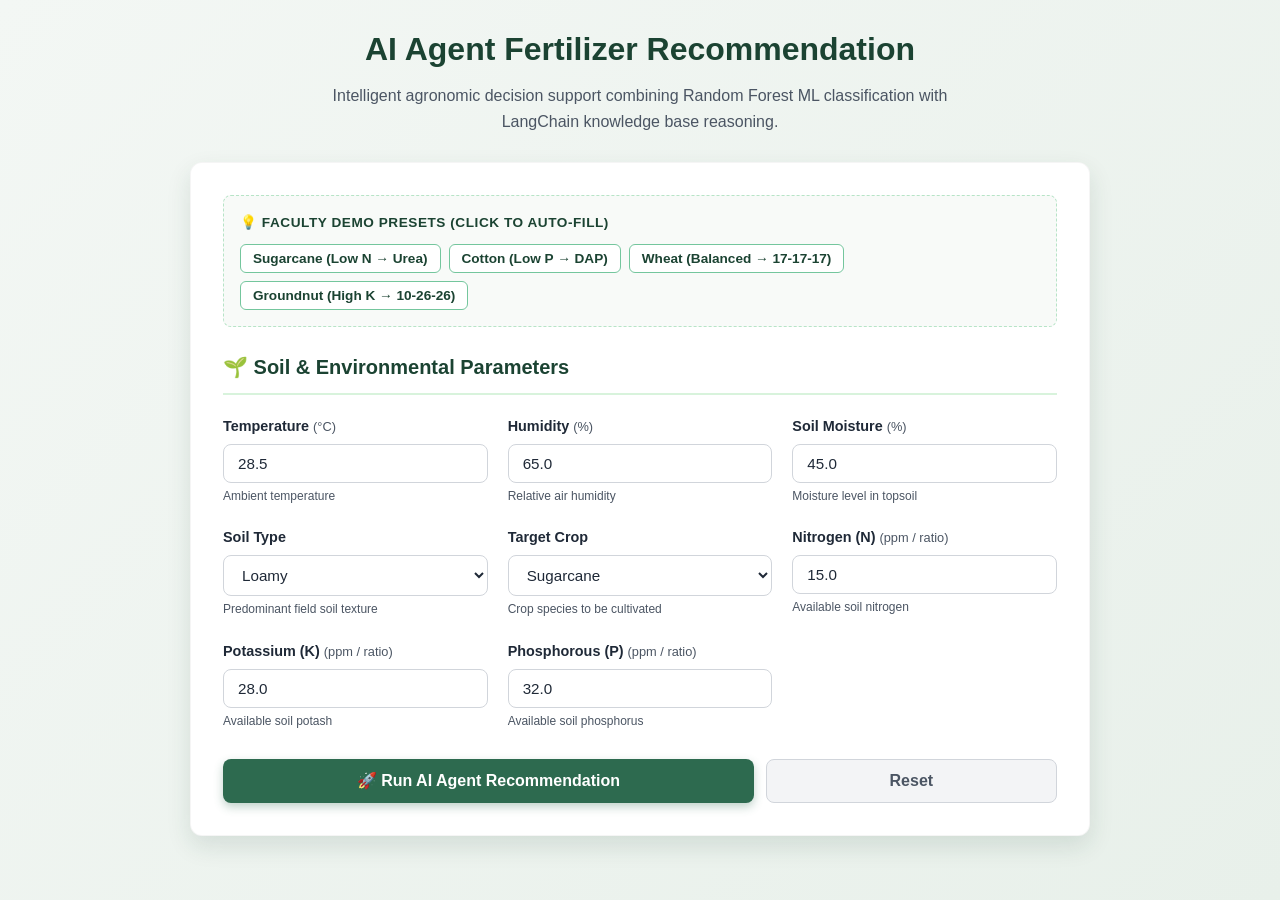
<file: frontend/index.html>
<!DOCTYPE html>
<html lang="en">
<head>
  <meta charset="UTF-8">
  <meta name="viewport" content="width=device-width, initial-scale=1.0">
  <title>AI Agent Fertilizer Recommendation System</title>
  <link rel="stylesheet" href="style.css">
</head>
<body>
  <div class="container">
    
    <header>
      <h1>AI Agent Fertilizer Recommendation</h1>
      <p>Intelligent agronomic decision support combining Random Forest ML classification with LangChain knowledge base reasoning.</p>
    </header>

    <div class="card">
      <!-- Live Demo Presets Section -->
      <div class="preset-section">
        <div class="preset-title">💡 Faculty Demo Presets (Click to Auto-fill)</div>
        <div class="preset-buttons">
          <button type="button" class="btn-preset" onclick="loadPreset('sugarcane_urea')">Sugarcane (Low N &rarr; Urea)</button>
          <button type="button" class="btn-preset" onclick="loadPreset('cotton_dap')">Cotton (Low P &rarr; DAP)</button>
          <button type="button" class="btn-preset" onclick="loadPreset('wheat_balanced')">Wheat (Balanced &rarr; 17-17-17)</button>
          <button type="button" class="btn-preset" onclick="loadPreset('groundnut_potash')">Groundnut (High K &rarr; 10-26-26)</button>
        </div>
      </div>

      <div class="card-title">
        <span>🌱 Soil & Environmental Parameters</span>
      </div>

      <form id="recommendForm">
        <div class="form-grid">
          <!-- Temperature -->
          <div class="form-group">
            <label for="temperature">Temperature <span class="unit">(°C)</span></label>
            <input type="number" step="0.1" id="temperature" class="form-control" placeholder="e.g. 28.5" value="28.5" required>
            <span class="form-help">Ambient temperature</span>
          </div>

          <!-- Humidity -->
          <div class="form-group">
            <label for="humidity">Humidity <span class="unit">(%)</span></label>
            <input type="number" step="0.1" id="humidity" class="form-control" placeholder="e.g. 65.0" value="65.0" required>
            <span class="form-help">Relative air humidity</span>
          </div>

          <!-- Moisture -->
          <div class="form-group">
            <label for="moisture">Soil Moisture <span class="unit">(%)</span></label>
            <input type="number" step="0.1" id="moisture" class="form-control" placeholder="e.g. 45.0" value="45.0" required>
            <span class="form-help">Moisture level in topsoil</span>
          </div>

          <!-- Soil Type -->
          <div class="form-group">
            <label for="soil_type">Soil Type</label>
            <select id="soil_type" class="form-control" required>
              <option value="Loamy" selected>Loamy</option>
              <option value="Sandy">Sandy</option>
              <option value="Black">Black</option>
              <option value="Red">Red</option>
              <option value="Clayey">Clayey</option>
            </select>
            <span class="form-help">Predominant field soil texture</span>
          </div>

          <!-- Crop Type -->
          <div class="form-group">
            <label for="crop_type">Target Crop</label>
            <select id="crop_type" class="form-control" required>
              <option value="Wheat">Wheat</option>
              <option value="Sugarcane" selected>Sugarcane</option>
              <option value="Cotton">Cotton</option>
              <option value="Paddy">Paddy</option>
              <option value="Maize">Maize</option>
              <option value="Barley">Barley</option>
              <option value="Millets">Millets</option>
              <option value="Oil seeds">Oil seeds</option>
              <option value="Pulses">Pulses</option>
              <option value="Ground Nuts">Ground Nuts</option>
              <option value="Tobacco">Tobacco</option>
            </select>
            <span class="form-help">Crop species to be cultivated</span>
          </div>

          <!-- Nitrogen -->
          <div class="form-group">
            <label for="nitrogen">Nitrogen (N) <span class="unit">(ppm / ratio)</span></label>
            <input type="number" step="0.1" id="nitrogen" class="form-control" placeholder="e.g. 15.0" value="15.0" required>
            <span class="form-help">Available soil nitrogen</span>
          </div>

          <!-- Potassium -->
          <div class="form-group">
            <label for="potassium">Potassium (K) <span class="unit">(ppm / ratio)</span></label>
            <input type="number" step="0.1" id="potassium" class="form-control" placeholder="e.g. 28.0" value="28.0" required>
            <span class="form-help">Available soil potash</span>
          </div>

          <!-- Phosphorous -->
          <div class="form-group">
            <label for="phosphorous">Phosphorous (P) <span class="unit">(ppm / ratio)</span></label>
            <input type="number" step="0.1" id="phosphorous" class="form-control" placeholder="e.g. 32.0" value="32.0" required>
            <span class="form-help">Available soil phosphorus</span>
          </div>
        </div>

        <div class="button-row">
          <button type="submit" class="btn btn-primary" id="submitBtn">
            <span>🚀 Run AI Agent Recommendation</span>
          </button>
          <button type="button" class="btn btn-secondary" onclick="resetForm()">
            <span>Reset</span>
          </button>
        </div>
      </form>

      <!-- Loading Spinner -->
      <div class="loading-box" id="loadingBox">
        <div class="spinner"></div>
        <p>AI Agent is orchestrating ML prediction & agronomic knowledge base...</p>
      </div>

      <!-- Inline Result Card -->
      <div id="inlineResult" style="display: none; margin-top: 32px;">
        <div class="result-header">
          <div>
            <div class="result-target-label">AI Agent Recommendation</div>
            <div class="result-target-name" id="resFertilizer">-</div>
          </div>
          <div class="confidence-badge" id="resConfidence">Confidence: --%</div>
        </div>

        <div class="info-cards-grid">
          <div class="info-card">
            <div class="info-card-label">Recommended Dosage</div>
            <div class="info-card-val" id="resDosage">-</div>
          </div>
          <div class="info-card">
            <div class="info-card-label">Nutrient Grade (NPK)</div>
            <div class="info-card-val" id="resNPK">-</div>
          </div>
          <div class="info-card">
            <div class="info-card-label">Crop Management Note</div>
            <div class="info-card-val" id="resCropAdj" style="font-size: 0.92rem;">-</div>
          </div>
        </div>

        <div class="card-title">
          <span>🧠 LangChain Agent Explanation</span>
        </div>
        <div class="explanation-box" id="resExplanation"></div>

        <div style="display: flex; gap: 12px; margin-top: 16px;">
          <a href="result.html" class="btn btn-secondary" style="flex: 1;">
            📄 View Full Screen Report Page
          </a>
        </div>
      </div>
    </div>
  </div>

  <script>
    // Demo Presets for Live Faculty Viva
    const presets = {
      sugarcane_urea: {
        temperature: 30.5,
        humidity: 68.0,
        moisture: 48.0,
        soil_type: "Loamy",
        crop_type: "Sugarcane",
        nitrogen: 14.0,     // Low N -> Urea
        potassium: 30.0,
        phosphorous: 35.0
      },
      cotton_dap: {
        temperature: 28.0,
        humidity: 60.0,
        moisture: 40.0,
        soil_type: "Black",
        crop_type: "Cotton",
        nitrogen: 28.0,
        potassium: 26.0,
        phosphorous: 12.0    // Low P -> DAP
      },
      wheat_balanced: {
        temperature: 22.0,
        humidity: 58.0,
        moisture: 38.0,
        soil_type: "Loamy",
        crop_type: "Wheat",
        nitrogen: 22.0,
        potassium: 22.0,
        phosphorous: 22.0    // Balanced -> 17-17-17
      },
      groundnut_potash: {
        temperature: 29.0,
        humidity: 70.0,
        moisture: 45.0,
        soil_type: "Sandy",
        crop_type: "Ground Nuts",
        nitrogen: 35.0,
        potassium: 12.0,     // Low K, Low P -> 10-26-26
        phosphorous: 15.0
      }
    };

    function loadPreset(key) {
      const data = presets[key];
      if (!data) return;
      document.getElementById("temperature").value = data.temperature;
      document.getElementById("humidity").value = data.humidity;
      document.getElementById("moisture").value = data.moisture;
      document.getElementById("soil_type").value = data.soil_type;
      document.getElementById("crop_type").value = data.crop_type;
      document.getElementById("nitrogen").value = data.nitrogen;
      document.getElementById("potassium").value = data.potassium;
      document.getElementById("phosphorous").value = data.phosphorous;
    }

    function resetForm() {
      document.getElementById("recommendForm").reset();
      document.getElementById("inlineResult").style.display = "none";
    }

    // Determine Backend URL (handles direct file:// opening and hosted http://)
    function getApiUrl() {
      if (window.location.protocol === 'file:') {
        return 'http://127.0.0.1:8000/recommend';
      }
      return '/recommend';
    }

    document.getElementById("recommendForm").addEventListener("submit", async function(e) {
      e.preventDefault();

      const payload = {
        temperature: parseFloat(document.getElementById("temperature").value),
        humidity: parseFloat(document.getElementById("humidity").value),
        moisture: parseFloat(document.getElementById("moisture").value),
        soil_type: document.getElementById("soil_type").value,
        crop_type: document.getElementById("crop_type").value,
        nitrogen: parseFloat(document.getElementById("nitrogen").value),
        potassium: parseFloat(document.getElementById("potassium").value),
        phosphorous: parseFloat(document.getElementById("phosphorous").value)
      };

      const loadingBox = document.getElementById("loadingBox");
      const inlineResult = document.getElementById("inlineResult");
      const submitBtn = document.getElementById("submitBtn");

      loadingBox.style.display = "block";
      inlineResult.style.display = "none";
      submitBtn.disabled = true;

      try {
        const response = await fetch(getApiUrl(), {
          method: "POST",
          headers: {
            "Content-Type": "application/json"
          },
          body: JSON.stringify(payload)
        });

        if (!response.ok) {
          throw new Error(`Server returned HTTP ${response.status}`);
        }

        const data = await response.json();

        // Save in sessionStorage for result.html
        sessionStorage.setItem("fertilizer_result", JSON.stringify(data));

        // Populate inline display
        document.getElementById("resFertilizer").textContent = data.fertilizer_name;
        document.getElementById("resConfidence").textContent = `Confidence: ${data.confidence}%`;
        document.getElementById("resDosage").textContent = data.dosage_per_acre;
        document.getElementById("resNPK").textContent = data.npk_composition;
        document.getElementById("resCropAdj").textContent = data.crop_adjustments;
        document.getElementById("resExplanation").innerHTML = formatExplanationMarkdown(data.explanation);

        inlineResult.style.display = "block";
        inlineResult.scrollIntoView({ behavior: "smooth" });
      } catch (err) {
        alert("Failed to connect to recommendation backend. Please make sure FastAPI backend is running at http://127.0.0.1:8000.\nError: " + err.message);
      } finally {
        loadingBox.style.display = "none";
        submitBtn.disabled = false;
      }
    });

    function formatExplanationMarkdown(text) {
      if (!text) return "";
      // Simple markdown converter for headers, bold, bullets
      let html = text
        .replace(/### (.*?)\n/g, '<h3>$1</h3>')
        .replace(/\*\*(.*?)\*\*/g, '<strong>$1</strong>')
        .replace(/- (.*?)\n/g, '• $1<br/>');
      return html;
    }
  </script>
</body>
</html>
</file>
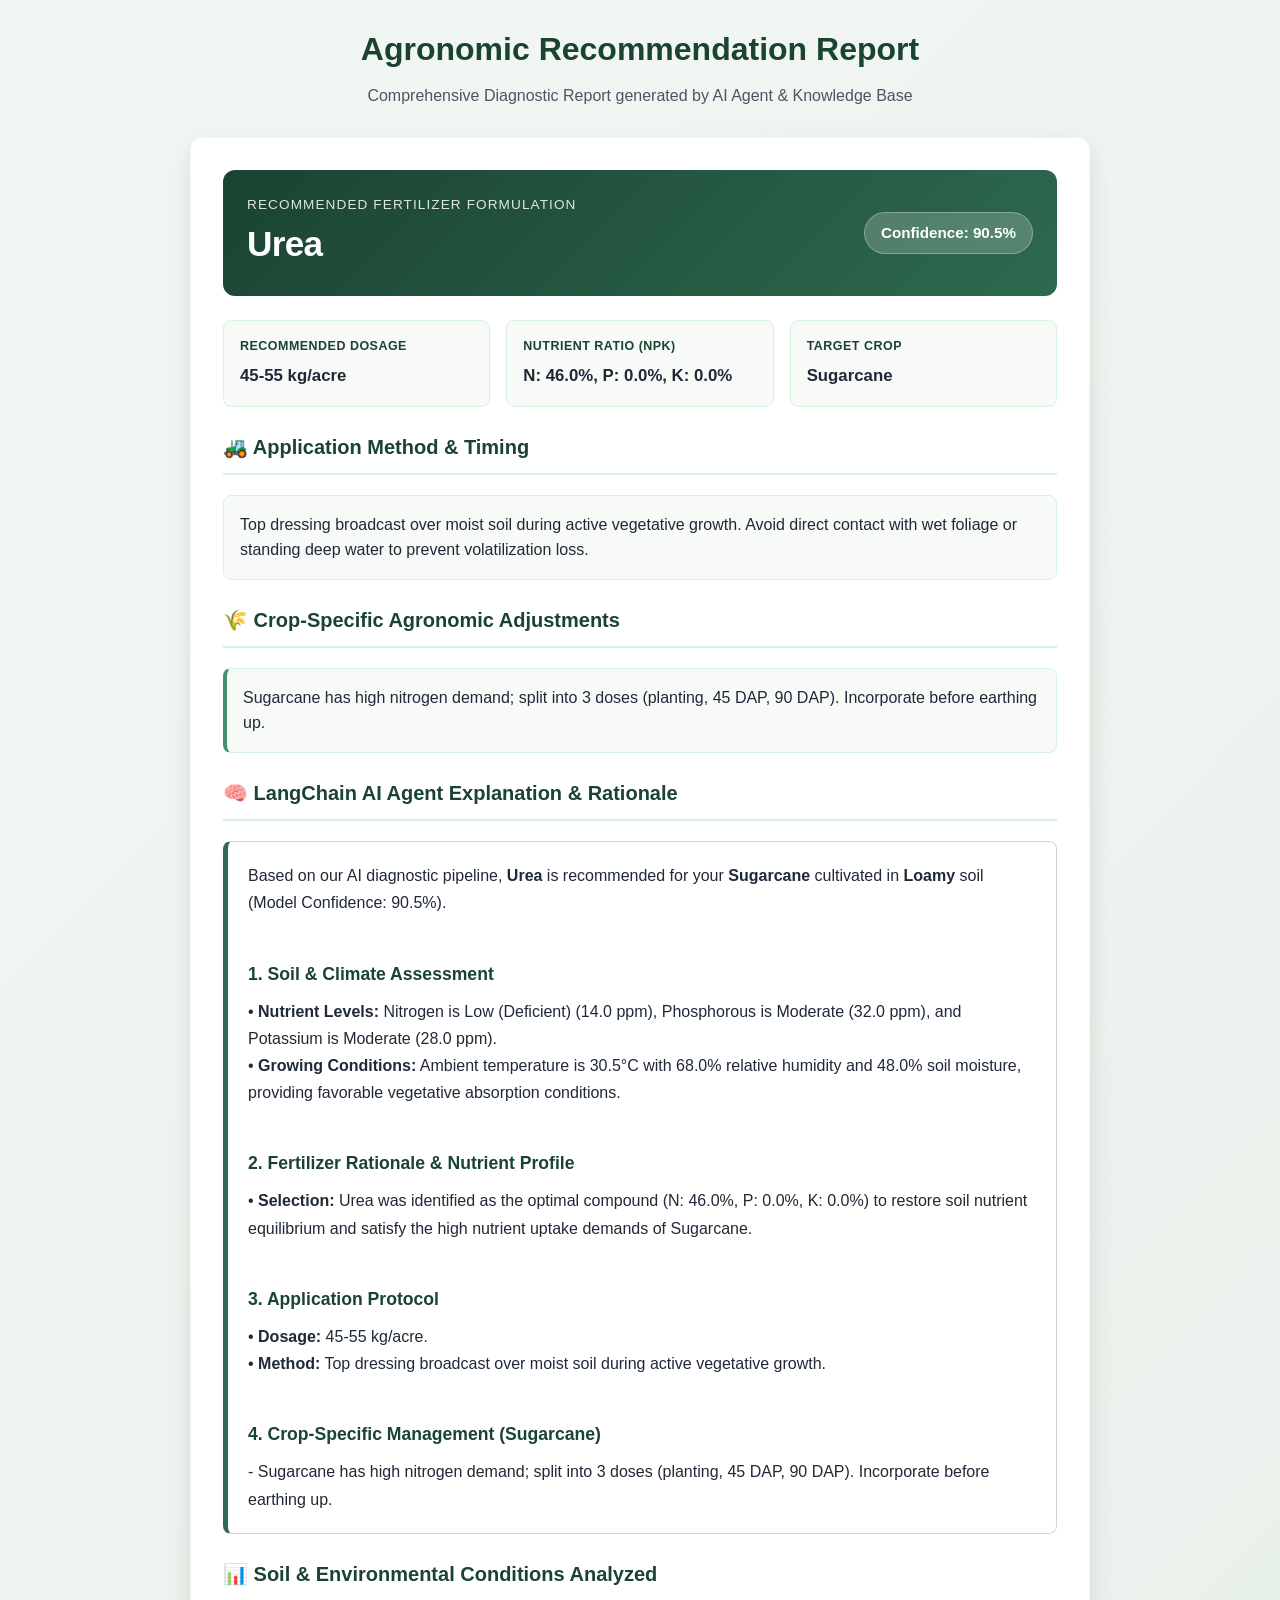
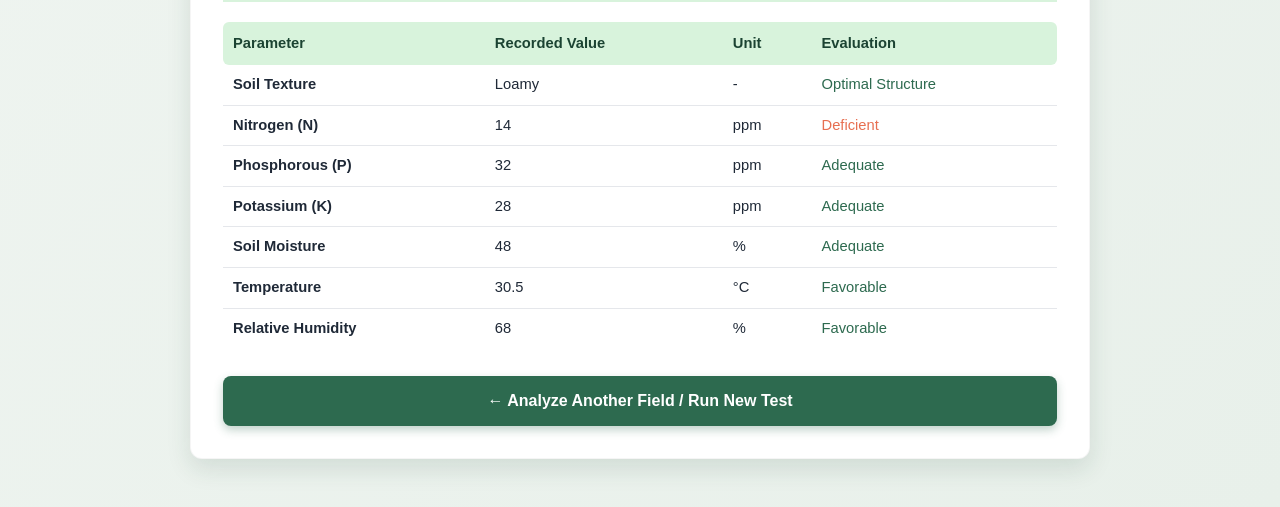
<file: frontend/result.html>
<!DOCTYPE html>
<html lang="en">
<head>
  <meta charset="UTF-8">
  <meta name="viewport" content="width=device-width, initial-scale=1.0">
  <title>Recommendation Report | AI Fertilizer System</title>
  <link rel="stylesheet" href="style.css">
</head>
<body>
  <div class="container">
    <header>
      <h1>Agronomic Recommendation Report</h1>
      <p>Comprehensive Diagnostic Report generated by AI Agent & Knowledge Base</p>
    </header>

    <div class="card">
      <!-- Main Recommendation Header -->
      <div class="result-header">
        <div>
          <div class="result-target-label">Recommended Fertilizer Formulation</div>
          <div class="result-target-name" id="dispFertilizer">Loading...</div>
        </div>
        <div class="confidence-badge" id="dispConfidence">Confidence: --%</div>
      </div>

      <!-- Quick Metrics Grid -->
      <div class="info-cards-grid">
        <div class="info-card">
          <div class="info-card-label">Recommended Dosage</div>
          <div class="info-card-val" id="dispDosage">--</div>
        </div>
        <div class="info-card">
          <div class="info-card-label">Nutrient Ratio (NPK)</div>
          <div class="info-card-val" id="dispNPK">--</div>
        </div>
        <div class="info-card">
          <div class="info-card-label">Target Crop</div>
          <div class="info-card-val" id="dispCrop">--</div>
        </div>
      </div>

      <!-- Application Method Card -->
      <div class="card-title">
        <span>🚜 Application Method & Timing</span>
      </div>
      <div class="info-card" style="margin-bottom: 24px;">
        <p id="dispMethod" style="font-size: 1rem; color: var(--text-main); font-weight: 500;">--</p>
      </div>

      <!-- Crop Adjustment Card -->
      <div class="card-title">
        <span>🌾 Crop-Specific Agronomic Adjustments</span>
      </div>
      <div class="info-card" style="margin-bottom: 24px; border-left: 4px solid #40916c;">
        <p id="dispCropAdj" style="font-size: 1rem; color: var(--text-main);">--</p>
      </div>

      <!-- AI Agent Explanation -->
      <div class="card-title">
        <span>🧠 LangChain AI Agent Explanation & Rationale</span>
      </div>
      <div class="explanation-box" id="dispExplanation">
        Generating explanation...
      </div>

      <!-- Input Parameters Summary -->
      <div class="card-title">
        <span>📊 Soil & Environmental Conditions Analyzed</span>
      </div>
      <div style="overflow-x: auto; margin-bottom: 24px;">
        <table style="width: 100%; border-collapse: collapse; font-size: 0.92rem;">
          <thead>
            <tr style="background: var(--primary-soft); color: var(--primary-dark); text-align: left;">
              <th style="padding: 10px; border-radius: 6px 0 0 6px;">Parameter</th>
              <th style="padding: 10px;">Recorded Value</th>
              <th style="padding: 10px;">Unit</th>
              <th style="padding: 10px; border-radius: 0 6px 6px 0;">Evaluation</th>
            </tr>
          </thead>
          <tbody id="paramsTableBody">
            <!-- Dynamically populated -->
          </tbody>
        </table>
      </div>

      <!-- Back to Form Button -->
      <div class="button-row">
        <a href="index.html" class="btn btn-primary" style="flex: 1;">
          <span>&larr; Analyze Another Field / Run New Test</span>
        </a>
      </div>
    </div>

  </div>

  <script>
    function formatMarkdown(text) {
      if (!text) return "";
      return text
        .replace(/### (.*?)\n/g, '<h3>$1</h3>')
        .replace(/\*\*(.*?)\*\*/g, '<strong>$1</strong>')
        .replace(/- (.*?)\n/g, '• $1<br/>');
    }

    // Default demo data in case user navigates to result.html directly
    const defaultData = {
      fertilizer_name: "Urea",
      confidence: 90.5,
      dosage_per_acre: "45-55 kg/acre",
      application_method: "Top dressing broadcast over moist soil during active vegetative growth. Avoid direct contact with wet foliage or standing deep water to prevent volatilization loss.",
      npk_composition: "N: 46.0%, P: 0.0%, K: 0.0%",
      crop_type: "Sugarcane",
      crop_adjustments: "Sugarcane has high nitrogen demand; split into 3 doses (planting, 45 DAP, 90 DAP). Incorporate before earthing up.",
      explanation: "Based on our AI diagnostic pipeline, **Urea** is recommended for your **Sugarcane** cultivated in **Loamy** soil (Model Confidence: 90.5%).\n\n### 1. Soil & Climate Assessment\n- **Nutrient Levels:** Nitrogen is Low (Deficient) (14.0 ppm), Phosphorous is Moderate (32.0 ppm), and Potassium is Moderate (28.0 ppm).\n- **Growing Conditions:** Ambient temperature is 30.5°C with 68.0% relative humidity and 48.0% soil moisture, providing favorable vegetative absorption conditions.\n\n### 2. Fertilizer Rationale & Nutrient Profile\n- **Selection:** Urea was identified as the optimal compound (N: 46.0%, P: 0.0%, K: 0.0%) to restore soil nutrient equilibrium and satisfy the high nutrient uptake demands of Sugarcane.\n\n### 3. Application Protocol\n- **Dosage:** 45-55 kg/acre.\n- **Method:** Top dressing broadcast over moist soil during active vegetative growth.\n\n### 4. Crop-Specific Management (Sugarcane)\n- Sugarcane has high nitrogen demand; split into 3 doses (planting, 45 DAP, 90 DAP). Incorporate before earthing up.",
      input_parameters: {
        temperature: 30.5,
        humidity: 68.0,
        moisture: 48.0,
        soil_type: "Loamy",
        crop_type: "Sugarcane",
        nitrogen: 14.0,
        potassium: 28.0,
        phosphorous: 32.0
      }
    };

    window.addEventListener("DOMContentLoaded", () => {
      let data = defaultData;
      const stored = sessionStorage.getItem("fertilizer_result");
      if (stored) {
        try {
          data = JSON.parse(stored);
        } catch (e) {
          console.error("Could not parse stored session data", e);
        }
      }

      document.getElementById("dispFertilizer").textContent = data.fertilizer_name || "Urea";
      document.getElementById("dispConfidence").textContent = `Confidence: ${data.confidence || 90}%`;
      document.getElementById("dispDosage").textContent = data.dosage_per_acre || "--";
      document.getElementById("dispNPK").textContent = data.npk_composition || "--";
      document.getElementById("dispCrop").textContent = data.crop_type || "--";
      document.getElementById("dispMethod").textContent = data.application_method || "--";
      document.getElementById("dispCropAdj").textContent = data.crop_adjustments || "--";
      document.getElementById("dispExplanation").innerHTML = formatMarkdown(data.explanation);

      // Populate Parameters Table
      const params = data.input_parameters || {};
      const tbody = document.getElementById("paramsTableBody");
      tbody.innerHTML = `
        <tr style="border-bottom: 1px solid #e5e7eb;">
          <td style="padding: 8px 10px; font-weight: 600;">Soil Texture</td>
          <td style="padding: 8px 10px;">${params.soil_type || 'Loamy'}</td>
          <td style="padding: 8px 10px;">-</td>
          <td style="padding: 8px 10px; color: var(--primary);">Optimal Structure</td>
        </tr>
        <tr style="border-bottom: 1px solid #e5e7eb;">
          <td style="padding: 8px 10px; font-weight: 600;">Nitrogen (N)</td>
          <td style="padding: 8px 10px;">${params.nitrogen !== undefined ? params.nitrogen : '--'}</td>
          <td style="padding: 8px 10px;">ppm</td>
          <td style="padding: 8px 10px; color: ${(params.nitrogen || 0) < 20 ? '#e76f51' : '#2d6a4f'};">${(params.nitrogen || 0) < 20 ? 'Deficient' : 'Adequate'}</td>
        </tr>
        <tr style="border-bottom: 1px solid #e5e7eb;">
          <td style="padding: 8px 10px; font-weight: 600;">Phosphorous (P)</td>
          <td style="padding: 8px 10px;">${params.phosphorous !== undefined ? params.phosphorous : '--'}</td>
          <td style="padding: 8px 10px;">ppm</td>
          <td style="padding: 8px 10px; color: ${(params.phosphorous || 0) < 18 ? '#e76f51' : '#2d6a4f'};">${(params.phosphorous || 0) < 18 ? 'Deficient' : 'Adequate'}</td>
        </tr>
        <tr style="border-bottom: 1px solid #e5e7eb;">
          <td style="padding: 8px 10px; font-weight: 600;">Potassium (K)</td>
          <td style="padding: 8px 10px;">${params.potassium !== undefined ? params.potassium : '--'}</td>
          <td style="padding: 8px 10px;">ppm</td>
          <td style="padding: 8px 10px; color: ${(params.potassium || 0) < 20 ? '#e76f51' : '#2d6a4f'};">${(params.potassium || 0) < 20 ? 'Deficient' : 'Adequate'}</td>
        </tr>
        <tr style="border-bottom: 1px solid #e5e7eb;">
          <td style="padding: 8px 10px; font-weight: 600;">Soil Moisture</td>
          <td style="padding: 8px 10px;">${params.moisture !== undefined ? params.moisture : '--'}</td>
          <td style="padding: 8px 10px;">%</td>
          <td style="padding: 8px 10px; color: var(--primary);">Adequate</td>
        </tr>
        <tr style="border-bottom: 1px solid #e5e7eb;">
          <td style="padding: 8px 10px; font-weight: 600;">Temperature</td>
          <td style="padding: 8px 10px;">${params.temperature !== undefined ? params.temperature : '--'}</td>
          <td style="padding: 8px 10px;">°C</td>
          <td style="padding: 8px 10px; color: var(--primary);">Favorable</td>
        </tr>
        <tr>
          <td style="padding: 8px 10px; font-weight: 600;">Relative Humidity</td>
          <td style="padding: 8px 10px;">${params.humidity !== undefined ? params.humidity : '--'}</td>
          <td style="padding: 8px 10px;">%</td>
          <td style="padding: 8px 10px; color: var(--primary);">Favorable</td>
        </tr>
      `;
    });
  </script>
</body>
</html>
</file>
<file: frontend/style.css>
/* ==========================================================================
   AI AGENT FERTILIZER RECOMMENDATION SYSTEM (CAF7104)
   Modern, Clean, Responsive Stylesheet (Vanilla CSS)
   ========================================================================== */

:root {
  --primary: #2d6a4f;
  --primary-dark: #1b4332;
  --primary-light: #40916c;
  --primary-soft: #d8f3dc;
  --accent: #e76f51;
  --accent-gold: #e9c46a;
  --bg-gradient: linear-gradient(135deg, #f3f7f4 0%, #e8f0ea 100%);
  --card-bg: #ffffff;
  --text-main: #1f2937;
  --text-muted: #4b5563;
  --border-color: #d1d5db;
  --shadow-sm: 0 2px 4px rgba(0, 0, 0, 0.05);
  --shadow-md: 0 4px 12px rgba(0, 0, 0, 0.08);
  --shadow-lg: 0 10px 25px rgba(27, 67, 50, 0.12);
  --radius: 12px;
  --radius-sm: 8px;
}

* {
  box-sizing: border-box;
  margin: 0;
  padding: 0;
  font-family: -apple-system, BlinkMacSystemFont, "Segoe UI", Roboto, "Helvetica Neue", Arial, sans-serif;
}

body {
  background: var(--bg-gradient);
  color: var(--text-main);
  min-height: 100vh;
  line-height: 1.6;
  padding: 24px 16px;
}

.container {
  max-width: 900px;
  margin: 0 auto;
}

/* Header & Branding */
header {
  text-align: center;
  margin-bottom: 28px;
}

.badge-tag {
  display: inline-block;
  background-color: var(--primary-soft);
  color: var(--primary-dark);
  font-size: 0.82rem;
  font-weight: 700;
  letter-spacing: 0.05em;
  text-transform: uppercase;
  padding: 4px 12px;
  border-radius: 20px;
  margin-bottom: 10px;
  border: 1px solid rgba(45, 106, 79, 0.2);
}

header h1 {
  font-size: 2rem;
  color: var(--primary-dark);
  font-weight: 800;
  margin-bottom: 8px;
}

header p {
  color: var(--text-muted);
  font-size: 1rem;
  max-width: 650px;
  margin: 0 auto;
}

/* Main Card */
.card {
  background: var(--card-bg);
  border-radius: var(--radius);
  box-shadow: var(--shadow-lg);
  padding: 32px;
  margin-bottom: 24px;
  border: 1px solid rgba(0, 0, 0, 0.04);
}

.card-title {
  font-size: 1.25rem;
  color: var(--primary-dark);
  font-weight: 700;
  margin-bottom: 20px;
  display: flex;
  align-items: center;
  gap: 8px;
  border-bottom: 2px solid var(--primary-soft);
  padding-bottom: 10px;
}

/* Demo Presets */
.preset-section {
  margin-bottom: 24px;
  background: #f8faf8;
  padding: 16px;
  border-radius: var(--radius-sm);
  border: 1px dashed #b7e4c7;
}

.preset-title {
  font-size: 0.85rem;
  font-weight: 700;
  color: var(--primary-dark);
  margin-bottom: 10px;
  text-transform: uppercase;
  letter-spacing: 0.04em;
}

.preset-buttons {
  display: flex;
  flex-wrap: wrap;
  gap: 8px;
}

.btn-preset {
  background: #ffffff;
  color: var(--primary-dark);
  border: 1px solid #74c69d;
  padding: 6px 12px;
  font-size: 0.85rem;
  font-weight: 600;
  border-radius: 6px;
  cursor: pointer;
  transition: all 0.2s ease;
}

.btn-preset:hover {
  background: var(--primary-soft);
  border-color: var(--primary);
  transform: translateY(-1px);
}

/* Form Layout */
.form-grid {
  display: grid;
  grid-template-columns: repeat(auto-fit, minmax(240px, 1fr));
  gap: 20px;
}

.form-group {
  display: flex;
  flex-direction: column;
}

.form-group label {
  font-size: 0.9rem;
  font-weight: 600;
  color: var(--text-main);
  margin-bottom: 6px;
}

.form-group label span.unit {
  font-size: 0.8rem;
  font-weight: 400;
  color: var(--text-muted);
}

.form-control {
  padding: 10px 14px;
  border: 1.5px solid var(--border-color);
  border-radius: var(--radius-sm);
  font-size: 0.95rem;
  color: var(--text-main);
  background-color: #ffffff;
  transition: border-color 0.2s, box-shadow 0.2s;
  outline: none;
}

.form-control:focus {
  border-color: var(--primary);
  box-shadow: 0 0 0 3px rgba(64, 145, 108, 0.2);
}

select.form-control {
  cursor: pointer;
  appearance: auto;
}

.form-help {
  font-size: 0.75rem;
  color: var(--text-muted);
  margin-top: 4px;
}

/* Action Buttons */
.button-row {
  display: flex;
  gap: 12px;
  margin-top: 28px;
}

.btn {
  padding: 12px 24px;
  font-size: 1rem;
  font-weight: 700;
  border-radius: var(--radius-sm);
  cursor: pointer;
  border: none;
  transition: all 0.2s ease;
  display: inline-flex;
  align-items: center;
  justify-content: center;
  text-decoration: none;
  gap: 8px;
}

.btn-primary {
  background: var(--primary);
  color: #ffffff;
  flex: 2;
  box-shadow: 0 4px 10px rgba(45, 106, 79, 0.3);
}

.btn-primary:hover {
  background: var(--primary-dark);
  transform: translateY(-2px);
  box-shadow: 0 6px 14px rgba(45, 106, 79, 0.4);
}

.btn-secondary {
  background: #f3f4f6;
  color: var(--text-muted);
  flex: 1;
  border: 1px solid var(--border-color);
}

.btn-secondary:hover {
  background: #e5e7eb;
  color: var(--text-main);
}

/* Loading Spinner */
.loading-box {
  display: none;
  text-align: center;
  padding: 24px;
}

.spinner {
  display: inline-block;
  width: 36px;
  height: 36px;
  border: 4px solid var(--primary-soft);
  border-top-color: var(--primary);
  border-radius: 50%;
  animation: spin 0.8s linear infinite;
  margin-bottom: 12px;
}

@keyframes spin {
  to { transform: rotate(360deg); }
}

/* Result Card & Section Styling */
.result-header {
  background: linear-gradient(135deg, #1b4332 0%, #2d6a4f 100%);
  color: #ffffff;
  padding: 24px;
  border-radius: var(--radius);
  margin-bottom: 24px;
  display: flex;
  justify-content: space-between;
  align-items: center;
  flex-wrap: wrap;
  gap: 16px;
}

.result-target-label {
  font-size: 0.85rem;
  text-transform: uppercase;
  letter-spacing: 0.08em;
  opacity: 0.85;
}

.result-target-name {
  font-size: 2.2rem;
  font-weight: 800;
  letter-spacing: -0.02em;
}

.confidence-badge {
  background: rgba(255, 255, 255, 0.2);
  padding: 8px 16px;
  border-radius: 30px;
  font-weight: 700;
  font-size: 0.95rem;
  backdrop-filter: blur(4px);
  border: 1px solid rgba(255, 255, 255, 0.3);
}

.info-cards-grid {
  display: grid;
  grid-template-columns: repeat(auto-fit, minmax(200px, 1fr));
  gap: 16px;
  margin-bottom: 24px;
}

.info-card {
  background: #f8faf8;
  border: 1px solid #d8f3dc;
  border-radius: var(--radius-sm);
  padding: 16px;
}

.info-card-label {
  font-size: 0.78rem;
  font-weight: 700;
  text-transform: uppercase;
  color: var(--primary-dark);
  margin-bottom: 6px;
  letter-spacing: 0.04em;
}

.info-card-val {
  font-size: 1.05rem;
  font-weight: 600;
  color: var(--text-main);
}

.explanation-box {
  background: #ffffff;
  border: 1px solid var(--border-color);
  border-left: 5px solid var(--primary);
  border-radius: var(--radius-sm);
  padding: 20px;
  margin-bottom: 24px;
  white-space: pre-line;
  line-height: 1.7;
}

.explanation-box h3 {
  color: var(--primary-dark);
  font-size: 1.1rem;
  margin: 16px 0 8px 0;
}

.explanation-box h3:first-child {
  margin-top: 0;
}

/* Footer */
footer {
  text-align: center;
  font-size: 0.85rem;
  color: var(--text-muted);
  margin-top: 32px;
  padding-top: 16px;
  border-top: 1px solid #e5e7eb;
}
</file>
